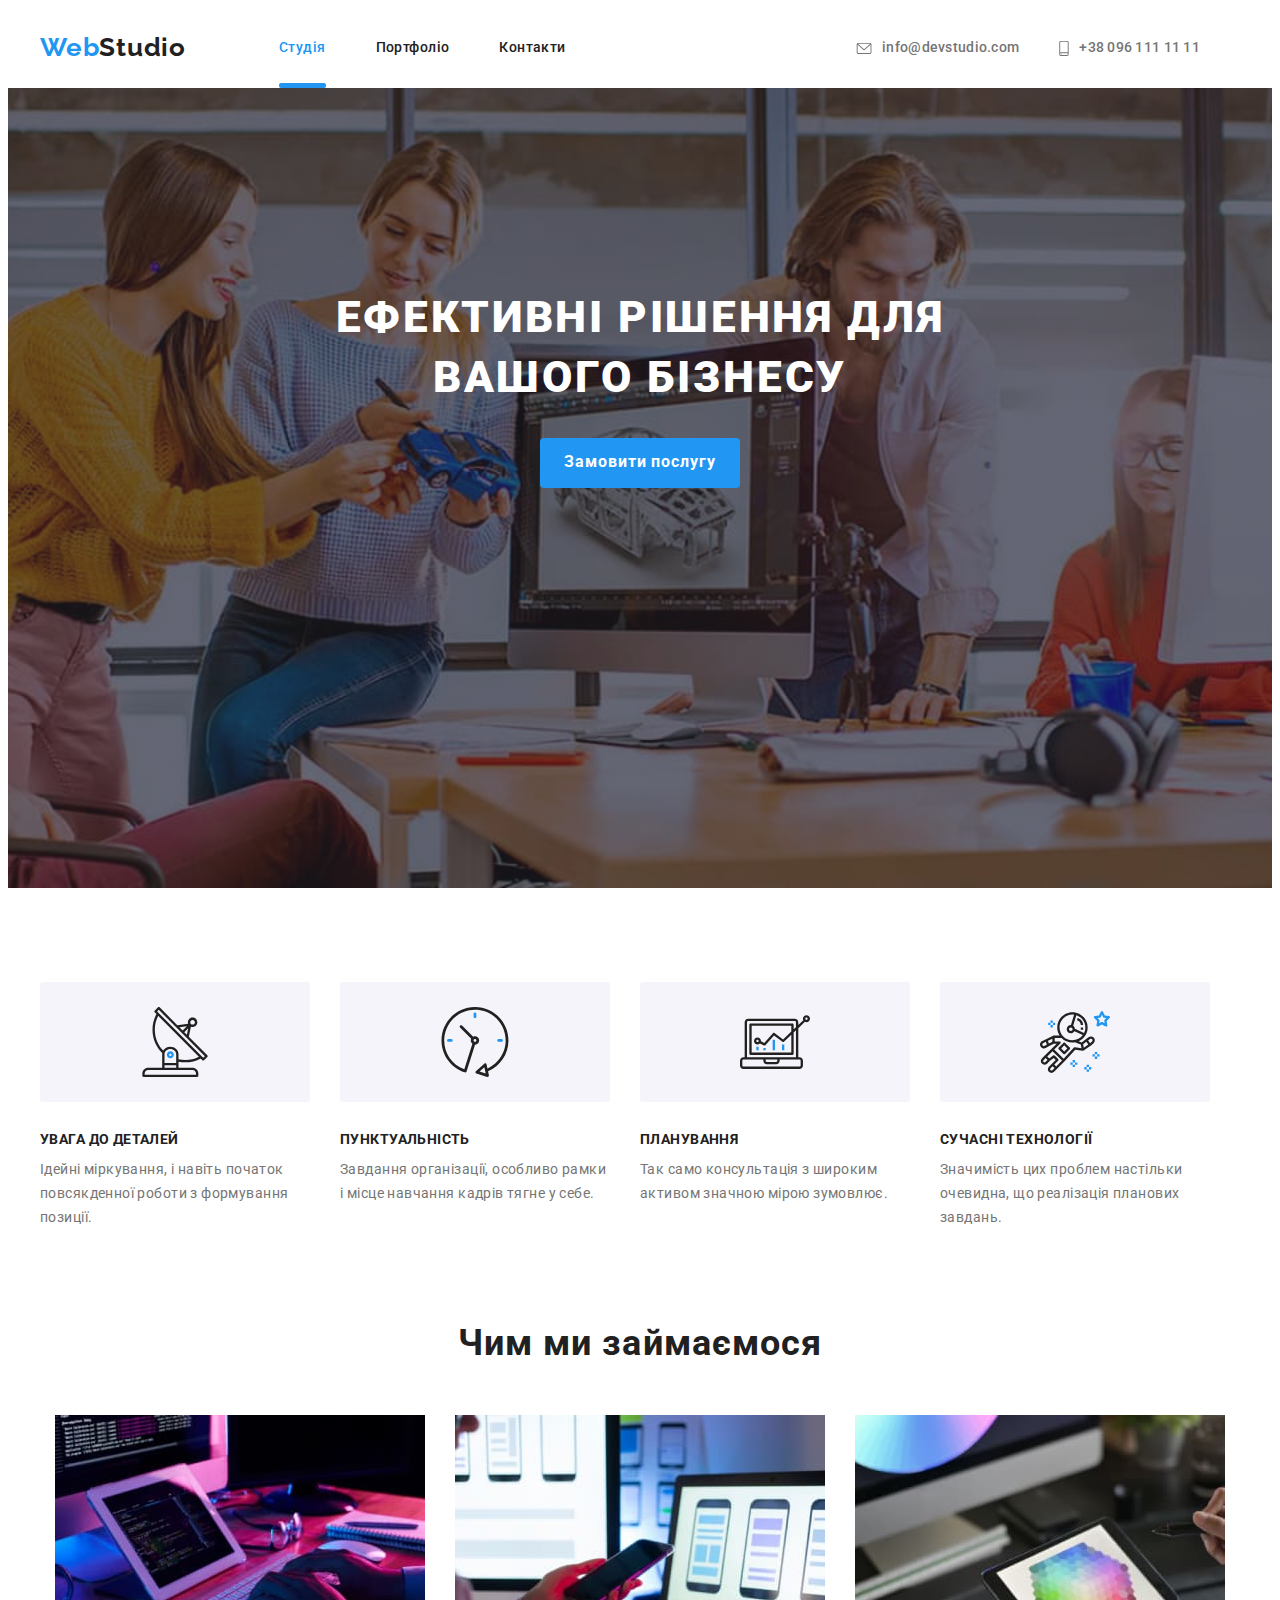
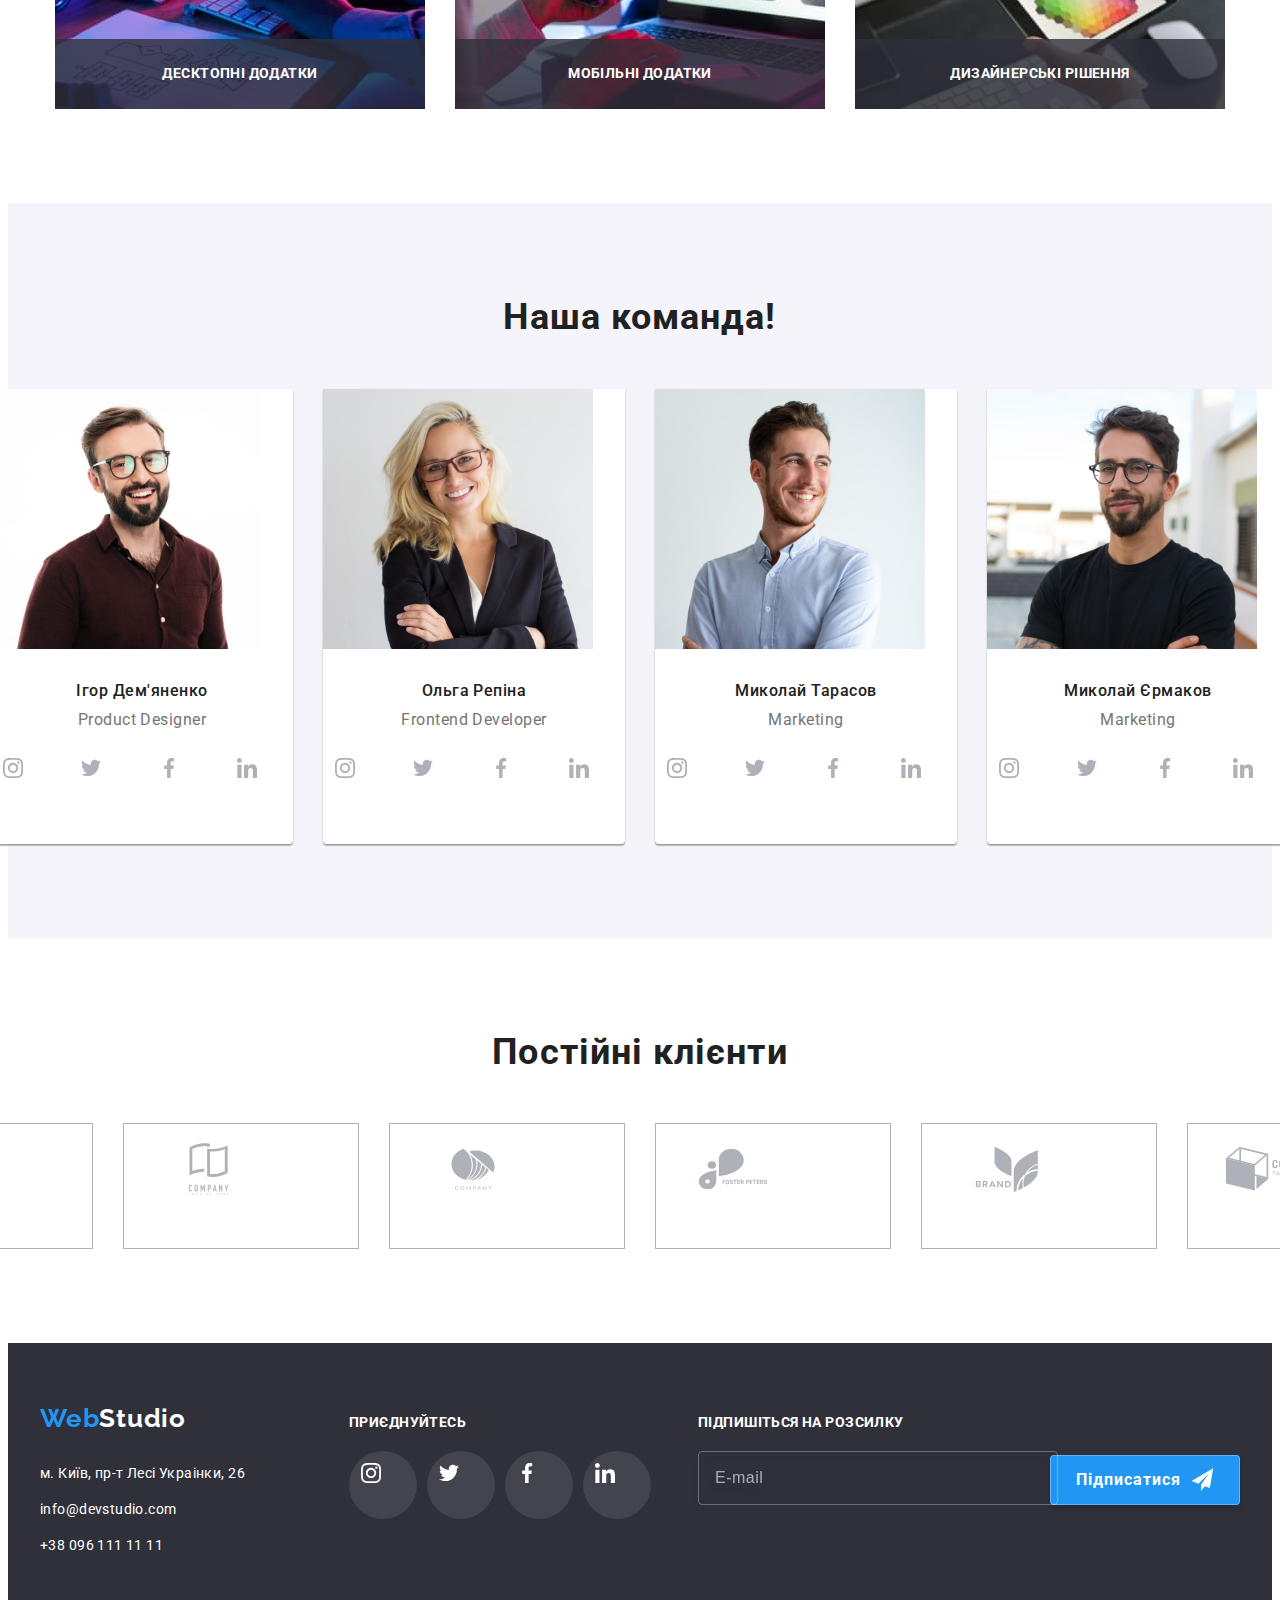
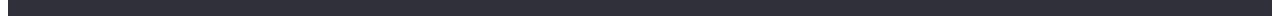
<file: index.html>
<!DOCTYPE html>
<html lang="uk">

<head>
  <meta charset="UTF-8" />
  <meta http-equiv="X-UA-Compatible" content="IE=edge" />
  <meta name="viewport" content="width=device-width, initial-scale=1.0" />
  <title>Document</title>
  <link href="https://fonts.googleapis.com/css2?family=Raleway:wght@700&family=Roboto:wght@400;500;700;900&display=swap"
    rel="stylesheet">
  <link rel="stylesheet" href="https://cdnjs.cloudflare.com/ajax/libs/modern-normalize/1.1.0/modern-normalize.min.css"
    integrity="sha512-wpPYUAdjBVSE4KJnH1VR1HeZfpl1ub8YT/NKx4PuQ5NmX2tKuGu6U/JRp5y+Y8XG2tV+wKQpNHVUX03MfMFn9Q=="
    crossorigin="anonymous" referrerpolicy="no-referrer" />
  <link rel="stylesheet" href="./css/styles.css" />
</head>

<body class="body">

  <header class="hdr">
    <div class="container">
      <nav class="navigation">
        <a href="./index.html" class="header-logo">Web<span class="header-logo-sp">Studio</span></a>
        <ul class="nav-list">
          <li class="nav-list-item"><a class="site-nav site-nav-act" href="./index.html">Студія</a></li>
          <li class="nav-list-item"><a class="site-nav" href="./portfolio.html">Портфоліо</a></li>
          <li class="nav-list-item"><a class="site-nav" href="#">Контакти</a></li>
        </ul>
      </nav>
      <ul class="address-list">
        <li class="address-list-item">
          <a href="mailto:info@devstudio.com" class="link-page-mail">
            <svg class="address-mail">
              <use href="./images/symbol-defs.svg#icon-mail"></use>
            </svg>
            info@devstudio.com
          </a>
        </li>
        <li class="address-list-item">

          <a href="tel:+380961111111" class="link-page-tel">
            <svg class="address-tel">
              <use href="./images/symbol-defs.svg#icon-smartphone"></use>
            </svg>
            +38 096 111 11 11
          </a>

        </li>
      </ul>
    </div>
  </header>
  <main>
    <!--Herro-->
    <section class="main-section">
      <div class="container">
        <h1 class="main-title">Ефективні рішення для вашого бізнесу</h1>
        <button data-modal-open class="main-button" type="button">Замовити послугу</button>
      </div>
    </section>
    <!--Особливості-->
    <section class="section features-section">
      <div class="container">
        <h2 class="visually-hidden">Особливості</h2>
        <ul class="features">
          <li class="features-item">
            <div class="features-thumb">
              <svg class="icon-thumb">
                <use href="./images/symbol-defs.svg#icon-antenna"></use>
              </svg>
            </div>
            <h3 class="features-title-h3">УВАГА ДО ДЕТАЛЕЙ</h3>
            <p class="features-text">
              Ідейні міркування, і навіть початок повсякденної роботи з
              формування позиції.
            </p>
          </li>
          <li class="features-item">
            <div class="features-thumb">
              <svg class="icon-thumb">
                <use href="./images/symbol-defs.svg#icon-clock"></use>
              </svg>
            </div>
            <h3 class="features-title-h3">ПУНКТУАЛЬНІСТЬ</h3>
            <p class="features-text">
              Завдання організації, особливо рамки і місце навчання кадрів тягне
              у себе.
            </p>
          </li>
          <li class="features-item">
            <div class="features-thumb">
              <svg class="icon-thumb">
                <use href="./images/symbol-defs.svg#icon-diagrama"></use>
              </svg>
            </div>
            <h3 class="features-title-h3">ПЛАНУВАННЯ</h3>
            <p class="features-text">
              Так само консультація з широким активом значною мірою зумовлює.
            </p>
          </li>
          <li class="features-item">
            <div class="features-thumb">
              <svg class="icon-thumb">
                <use href="./images/symbol-defs.svg#icon-astronaut"></use>
              </svg>
            </div>
            <h3 class="features-title-h3">СУЧАСНІ ТЕХНОЛОГІЇ</h3>
            <p class="features-text">
              Значимість цих проблем настільки очевидна, що реалізація планових
              завдань.
            </p>
          </li>
        </ul>
      </div>
    </section>
    <!--чим ми займаємося-->
    <section class="section work-section">
      <div class="container">
        <h2 class="work-h2">Чим ми займаємося</h2>
        <ul class="work-content">
          <li class="work-item">
            <img class="work-img" src="images/desktop.jpg" alt="робочий стіл" width="370" />
            <div class="sub-work-item">ДЕСКТОПНІ ДОДАТКИ</div>
          </li>
          <li class="work-item">
            <img class="work-img" src="images/mobile.jpg" alt="телефони" width="370" />
            <div class="sub-work-item">МОБІЛЬНІ ДОДАТКИ</div>
          </li>
          <li class="work-item">
            <img class="work-img" src="images/tablet.jpg" alt="планшет" width="370" />
            <div class="sub-work-item">ДИЗАЙНЕРСЬКІ РІШЕННЯ</div>
          </li>
        </ul>
      </div>
    </section>
    <!--Наша команда-->
    <section class="section section-about-team">
      <div class="container">
        <h2 class="team-title">Наша команда!</h2>
        <ul class="team">
          <li class="team-list">
            <img src="images/igordemyanenko.jpg" alt="виробничий дизайнер" width="270" />
            <h3 class="team-name">Ігор Дем'яненко</h3>
            <p class="text-team">Product Designer</p>
            <ul class="icons-list">
              <li class="icons-item">
                <a href="" class="icons-link">
                  <svg class="icon">
                    <use href="./images/symbol-defs.svg#icon-instagram"></use>
                  </svg>
                </a>
              </li>
              <li class="icons-item">
                <a href="" class="icons-link">
                  <svg class="icon">
                    <use href="./images/symbol-defs.svg#icon-twitter"></use>
                  </svg>
                </a>
              </li>
              <li class="icons-item">
                <a href="" class="icons-link">
                  <svg class="icon">
                    <use href="./images/symbol-defs.svg#icon-facebook"></use>
                  </svg>
                </a>
              </li>
              <li class="icons-item">
                <a href="" class="icons-link">
                  <svg class="icon">
                    <use href="./images/symbol-defs.svg#icon-linkedin"></use>
                  </svg>
                </a>
              </li>
            </ul>
          </li>
          <li class="team-list">
            <img src="images/olgarepina.jpg" alt="розробка интерфейсу" width="270" />
            <h3 class="team-name">Ольга Репіна</h3>
            <p class="text-team">Frontend Developer</p>
            <ul class="icons-list">
              <li class="icons-item">
                <a href="" class="icons-link">
                  <svg class="icon">
                    <use href="./images/symbol-defs.svg#icon-instagram"></use>
                  </svg>
                </a>
              </li>
              <li class="icons-item">
                <a href="" class="icons-link">
                  <svg class="icon">
                    <use href="./images/symbol-defs.svg#icon-twitter"></use>
                  </svg>
                </a>
              </li>
              <li class="icons-item">
                <a href="" class="icons-link">
                  <svg class="icon">
                    <use href="./images/symbol-defs.svg#icon-facebook"></use>
                  </svg>
                </a>
              </li>
              <li class="icons-item">
                <a href="" class="icons-link">
                  <svg class="icon">
                    <use href="./images/symbol-defs.svg#icon-linkedin"></use>
                  </svg>
                </a>
              </li>
            </ul>
          </li>
          <li class="team-list">
            <img src="images/mikolaytarasov.jpg" alt="маркетинг" width="270" />
            <h3 class="team-name">Миколай Тарасов</h3>
            <p class="text-team">Marketing</p>
            <ul class="icons-list">
              <li class="icons-item">
                <a href="" class="icons-link">
                  <svg class="icon">
                    <use href="./images/symbol-defs.svg#icon-instagram"></use>
                  </svg>
                </a>
              </li>
              <li class="icons-item">
                <a href="" class="icons-link">
                  <svg class="icon">
                    <use href="./images/symbol-defs.svg#icon-twitter"></use>
                  </svg>
                </a>
              </li>
              <li class="icons-item">
                <a href="" class="icons-link">
                  <svg class="icon">
                    <use href="./images/symbol-defs.svg#icon-facebook"></use>
                  </svg>
                </a>
              </li>
              <li class="icons-item">
                <a href="" class="icons-link">
                  <svg class="icon">
                    <use href="./images/symbol-defs.svg#icon-linkedin"></use>
                  </svg>
                </a>
              </li>
            </ul>
          </li>
          <li class="team-list">
            <img src="images/mikolayyermakov.jpg" alt="дизайнер интерфейсів" width="270" />
            <h3 class="team-name">Миколай Єрмаков</h3>
            <p class="text-team">Marketing</p>
            <ul class="icons-list">
              <li class="icons-item">
                <a href="" class="icons-link">
                  <svg class="icon">
                    <use href="./images/symbol-defs.svg#icon-instagram"></use>
                  </svg>
                </a>
              </li>
              <li class="icons-item">
                <a href="" class="icons-link">
                  <svg class="icon">
                    <use href="./images/symbol-defs.svg#icon-twitter"></use>
                  </svg>
                </a>
              </li>
              <li class="icons-item">
                <a href="" class="icons-link">
                  <svg class="icon">
                    <use href="./images/symbol-defs.svg#icon-facebook"></use>
                  </svg>
                </a>
              </li>
              <li class="icons-item">
                <a href="" class="icons-link">
                  <svg class="icon">
                    <use href="./images/symbol-defs.svg#icon-linkedin"></use>
                  </svg>
                </a>
              </li>
            </ul>
          </li>
        </ul>
      </div>
    </section>

    <section class="regular-customers">
      <div class="container">
        <h2 class="title-customers">Постійні клієнти</h2>
        <ul class="list-customers">
          <li class="list-item-customers">
            <a href="" class="link-customers">
              <svg class="logo-customers">
                <use href="./images/symbol-defs.svg#icon-logo-ya"></use>
              </svg>
            </a>
          </li>
          <li class="list-item-customers">
            <a href="" class="link-customers">
              <svg class="logo-customers">
                <use href="./images/symbol-defs.svg#icon-logo-company-here"></use>
              </svg>
            </a>
          </li>
          <li class="list-item-customers">
            <a href="" class="link-customers">
              <svg class="logo-customers">
                <use href="./images/symbol-defs.svg#icon-logo-company"></use>
              </svg>
            </a>
          </li>
          <li class="list-item-customers">
            <a href="" class="link-customers">
              <svg class="logo-customers">
                <use href="./images/symbol-defs.svg#icon-logo-foster"></use>
              </svg>
            </a>
          </li>
          <li class="list-item-customers">
            <a href="" class="link-customers">
              <svg class="logo-customers">
                <use href="./images/symbol-defs.svg#icon-logo-brand"></use>
              </svg>
            </a>
          </li>
          <li class="list-item-customers">
            <a href="" class="link-customers">
              <svg class="logo-customers">
                <use href="./images/symbol-defs.svg#icon-logo-compani-tag-line"></use>
              </svg>
            </a>
          </li>
        </ul>

      </div>

    </section>
  </main>

  <footer class="footer-section">
    <div class="container">
      <div class="address-block">
        <a href="./index.html" class="header-logo">Web<span class="header-logo-footer">Studio</span></a>
        <address class="address-ftr">
          <ul class="link-bottom footer-style">
            <li class="link-bottom-item"><a href="https://goo.gl/maps/CPtrU1FHBa2aNyZL9" class="site-nav"
                target="_blank" rel="noopener noreferrer nofollow">
                м. Київ, пр-т Лесі Украінки, 26</a>
            </li>
            <li class="link-bottom-item">
              <a href="mailto:info@devstudio.com" class="site-nav">info@devstudio.com</a>
            </li>
            <li class="link-bottom-item">
              <a href="tel:+380961111111" class="site-nav">+38 096 111 11 11</a>
            </li>
          </ul>
        </address>
      </div>
      <div class="footer-icons">
        <p class="footer-icons-title">приєднуйтесь</p>
        <ul class="footer-icons-list">
          <li class="icons-item">
            <a href="" class="icons-link">
              <svg class="icon">
                <use href="./images/symbol-defs.svg#icon-instagram"></use>
              </svg>
            </a>
          </li>
          <li class="icons-item">
            <a href="" class="icons-link">
              <svg class="icon">
                <use href="./images/symbol-defs.svg#icon-twitter"></use>
              </svg>
            </a>
          </li>
          <li class="icons-item">
            <a href="" class="icons-link">
              <svg class="icon">
                <use href="./images/symbol-defs.svg#icon-facebook"></use>
              </svg>
            </a>
          </li>
          <li class="icons-item">
            <a href="" class="icons-link">
              <svg class="icon">
                <use href="./images/symbol-defs.svg#icon-linkedin"></use>
              </svg>
            </a>
          </li>
        </ul>
      </div>
      <form class="form-subscribe-footer">
      <div class="form-subscribe">
        <label class="form-label-footer">Підпишіться на розсилку</label>        
        <input type="email" class="form-input-footer" name="subscribe" placeholder="E-mail">
      </div>       
        <button class="form-button-footer" type="submit">
          Підписатися
          <svg class="icon-button-footer" width="23" height="24">
            <use href="./images/symbol-defs.svg#icon-plane"></use>
          </svg>
        </button>        
      </form>
    </div>
  </footer>
  <div data-modal class="backdrop is-hidden">
    <div class="modal">
      <button data-modal-close class="main-close-btn">
        <svg class="close-btn">
          <use href="./images/symbol-defs.svg#close-btn"></use>
        </svg>
      </button>
      <form class="form">
      <p class="modal-heading">Залиште свої дані, ми вам передзвонимо</p>
      
        <div class="form-field">
          <label for="name" class="form-label">Ім'я</label>
          <input type="text" name="name" id="name" class="form-input">
          <svg class="icon-form-input" width="18" height="18">
            <use href="./images/symbol-defs.svg#icon-person"></use>
          </svg>
        </div>
        <div class="form-field">
          <label for="tel" class="form-label">Телефон</label>
          <input type="text" id="tel" class="form-input">
          <svg class="icon-form-input" width="18" height="18">
            <use href="./images/symbol-defs.svg#icon-modal-tel"></use>
          </svg>
        </div>
        <div class="form-field">
          <label for="mail" class="form-label">Пошта</label>
          <input type="text" class="form-input" id="mail">
          <svg class="icon-form-input" width="18" height="18">
            <use href="./images/symbol-defs.svg#icon-modal-email"></use>
          </svg>
        </div>

        <div class="form-field">
          <label for="comment" class="form-label">Коментар</label>
          <textarea name="comment" id="comment" rows="7" placeholder="Введіть текст"></textarea>
        </div>
        <div>
          <label for="policy" class="form-checkbox">
            <input class="form-policy" type="checkbox" name="policy" id="policy">
            <svg class="checkbox-icon" width="16" height="15">
              <use href="./images/symbol-defs.svg#icon-check"></use>
            </svg>
            <span class="checkbox-text">Погоджуюся з розсилкою та приймаю
              <a class="form-terms" href="">Умови договору</a>
            </span>
          </label>
        </div>
        <button class="btn-submit" type="submit">Відправити</button>
      </form>
    </div>
  </div>
  <script src="./js/modal.js"></script>
</body>

</html>
</file>
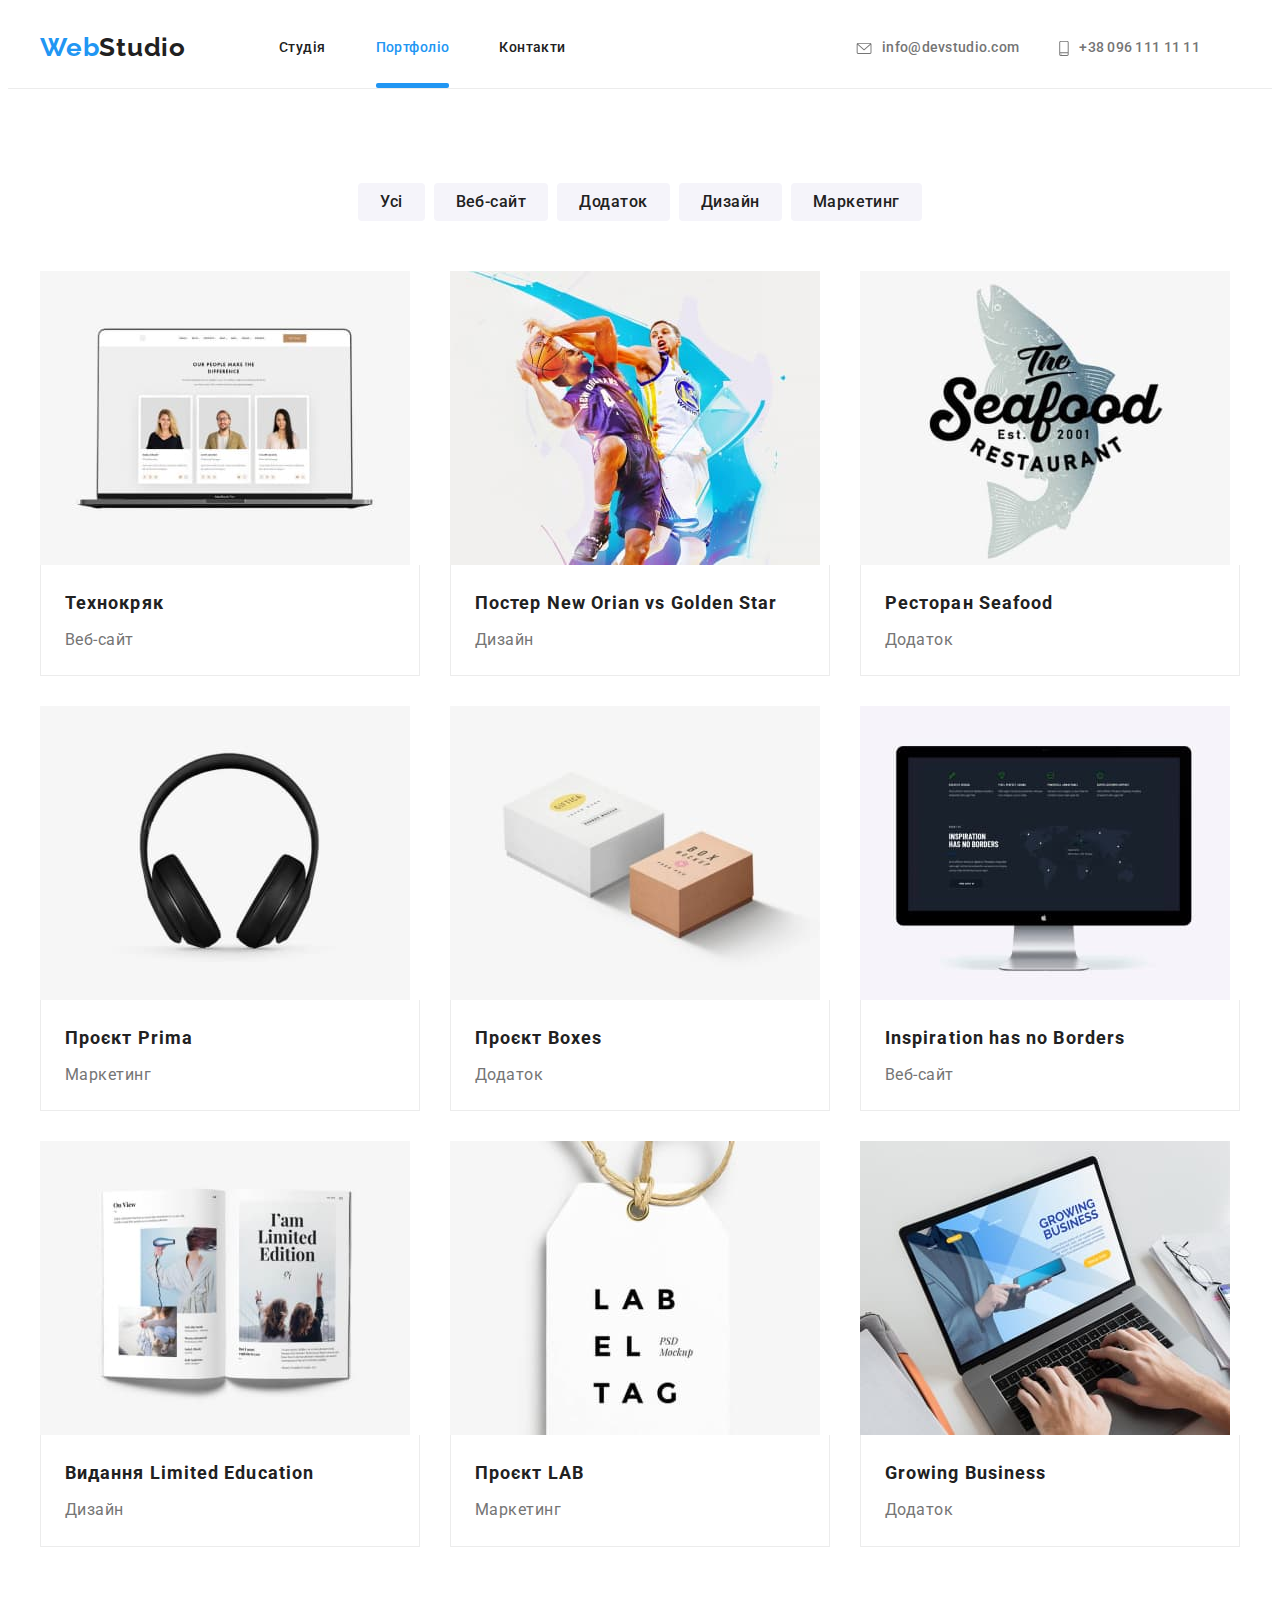
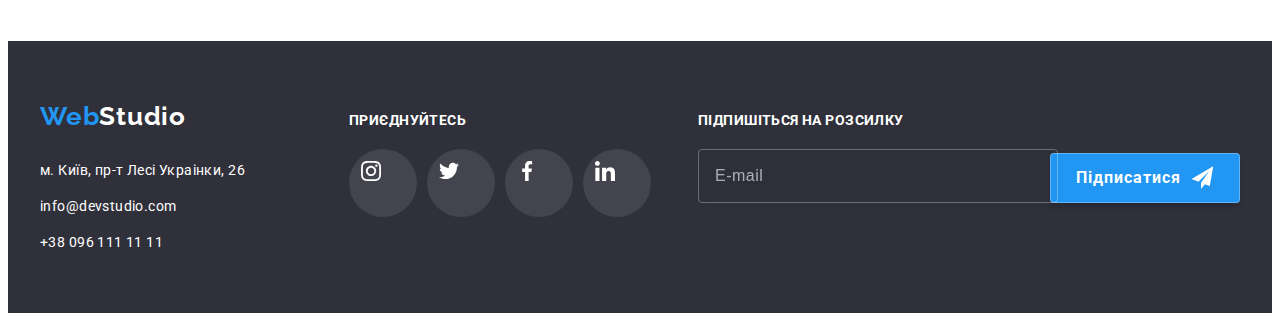
<file: portfolio.html>
<!DOCTYPE html>
<html lang="uk">

<head>
    <meta charset="UTF-8">
    <meta http-equiv="X-UA-Compatible" content="IE=edge">
    <meta name="viewport" content="width=device-width, initial-scale=1.0">
    <title>Document</title>
    <link
        href="https://fonts.googleapis.com/css2?family=Raleway:wght@700&family=Roboto:wght@400;500;700;900&display=swap"
        rel="stylesheet">
    <link rel="stylesheet" href="https://cdnjs.cloudflare.com/ajax/libs/modern-normalize/1.1.0/modern-normalize.min.css"
        integrity="sha512-wpPYUAdjBVSE4KJnH1VR1HeZfpl1ub8YT/NKx4PuQ5NmX2tKuGu6U/JRp5y+Y8XG2tV+wKQpNHVUX03MfMFn9Q=="
        crossorigin="anonymous" referrerpolicy="no-referrer" />
    <link rel="stylesheet" href="./css/styles.css">
</head>
<!--Портфолио-->

<body class="content-body">
    <header class="hdr bottom-line">
        <div class="container">
            <nav class="navigation">
                <a href="./index.html" class="header-logo">Web<span class="header-logo-sp">Studio</span></a>
                <ul class="nav-list">
                    <li class="nav-list-item"><a class="site-nav" href="./index.html">Студія</a></li>
                    <li class="nav-list-item"><a class="site-nav site-nav-act" href="./portfolio.html">Портфоліо</a>
                    </li>
                    <li class="nav-list-item"><a class="site-nav" href="#">Контакти</a></li>
                </ul>
            </nav>
            <!-- Посилання на тел.номер-->
            <ul class="address-list">
                <li class="address-list-item">
                    <a href="mailto:info@devstudio.com" class="link-page-mail">
                        <svg class="address-mail">
                            <use href="./images/symbol-defs.svg#icon-mail"></use>
                        </svg>
                        info@devstudio.com
                    </a>
                </li>
                <li class="address-list-item">

                    <a href="tel:+380961111111" class="link-page-tel">
                        <svg class="address-tel">
                            <use href="./images/symbol-defs.svg#icon-smartphone"></use>
                        </svg>
                        +38 096 111 11 11
                    </a>

                </li>
            </ul>
        </div>
    </header>
    <!--Projects-->
    <main>
        <section class="section">
            <div class="container">
                <h1 class="visually-hidden">about work</h1>
                <ul class="list-btn">
                    <li class="list-btn-item"><button type="button" class="button-filtr">Усі</button></li>
                    <li class="list-btn-item"><button type="button" class="button-filtr">Веб-сайт</button></li>
                    <li class="list-btn-item"><button type="button" class="button-filtr">Додаток</button></li>
                    <li class="list-btn-item"><button type="button" class="button-filtr">Дизайн</button></li>
                    <li class="list-btn-item"><button type="button" class="button-filtr">Маркетинг</button></li>
                </ul>
                <ul class="page-styles">
                    <li class="page-wrap">
                        <a href="" class="page-wrap-link">
                            <div class="img-block-tr">
                            <img src="images/img-tehnokr.jpg" alt="технокр" class="img-block" width="370">
                            </div>
                            <div class="titles">
                                <h2 class="title-block">Технокряк</h2>
                                <p class="text-block">Веб-сайт</p>
                            </div>
                        </a>

                    </li>
                    <li class="page-wrap">
                        <a href="" class="page-wrap-link">
                            <div class="img-block-tr">
                            <img src="images/img-basket.jpg" alt="корзина" class="img-block" width="370">
                            </div>
                            <div class="titles">
                                <h2 class="title-block">Постер New Orian vs Golden Star</h2>
                                <p class="text-block">Дизайн</p>
                            </div>
                        </a>

                    </li>
                    <li class="page-wrap">
                        <a href="" class="page-wrap-link">
                            <div class="img-block-tr">
                            <img src="images/img-seafood.jpg" alt="рибний ресторан" class="img-block" width="370">
                            </div>
                            <div class="titles">
                                <h2 class="title-block">Ресторан Seafood</h2>
                                <p class="text-block">Додаток</p>
                            </div>
                        </a>

                    </li>
                    <li class="page-wrap">
                        <a href="" class="page-wrap-link">
                            <div class="img-block-tr">
                            <img src="images/img-earphones.jpg" alt="навушники" class="img-block" width="370">
                            </div>
                            <div class="titles">
                                <h2 class="title-block">Проєкт Prima</h2>
                                <p class="text-block">Маркетинг</p>
                            </div>
                        </a>

                    </li>
                    <li class="page-wrap">
                        <a href="" class="page-wrap-link">
                            <div class="img-block-tr">
                            <img src="images/img-box.jpg" alt="коробки" class="img-block" width="370">
                            </div>
                            <div class="titles">
                                <h2 class="title-block">Проєкт Boxes</h2>
                                <p class="text-block">Додаток</p>
                            </div>
                        </a>
                    </li>
                    <li class="page-wrap">
                        <a href="" class="page-wrap-link">
                            <div class="img-block-tr">
                            <img src="images/img-monitor.jpg" alt="екран" class="img-block" width="370">
                            </div>
                            <div class="titles">
                                <h2 class="title-block">Inspiration has no Borders</h2>
                                <p class="text-block">Веб-сайт</p>
                            </div>
                        </a>
                    </li>
                    <li class="page-wrap">
                        <a href="" class="page-wrap-link">
                            <div class="img-block-tr">
                            <img src="images/img-magazine.jpg" alt="журнал" class="img-block" width="370">
                            </div>
                            <div class="titles">
                                <h2 class="title-block">Видання Limited Education</h2>
                                <p class="text-block">Дизайн</p>
                            </div>
                        </a>

                    </li>
                    <li class="page-wrap">
                        <a href="" class="page-wrap-link">
                            <div class="img-block-tr">
                            <img src="images/img-label.jpg" alt="етикетка" class="img-block" width="370">
                            </div>
                            <div class="titles">
                                <h2 class="title-block">Проєкт LAB</h2>
                                <p class="text-block">Маркетинг</p>
                            </div>
                        </a>

                    </li>
                    <li class="page-wrap">
                        <a href="" class="page-wrap-link">
                            <div class="img-block-tr">
                            <img src="images/img-business.jpg" alt="бизнес" class="img-block" width="370">
                            </div>
                            <div class="titles">
                                <h2 class="title-block">Growing Business</h2>
                                <p class="text-block">Додаток</p>
                            </div>
                        </a>

                    </li>
                </ul>
            </div>
        </section>

    </main>
<footer class="footer-section">
    <div class="container">
        <div class="address-block">
            <a href="./index.html" class="header-logo">Web<span class="header-logo-footer">Studio</span></a>
            <address class="address-ftr">
                <ul class="link-bottom footer-style">
                    <li class="link-bottom-item"><a href="https://goo.gl/maps/CPtrU1FHBa2aNyZL9" class="site-nav"
                            target="_blank" rel="noopener noreferrer nofollow">
                            м. Київ, пр-т Лесі Украінки, 26</a>
                    </li>
                    <li class="link-bottom-item">
                        <a href="mailto:info@devstudio.com" class="site-nav">info@devstudio.com</a>
                    </li>
                    <li class="link-bottom-item">
                        <a href="tel:+380961111111" class="site-nav">+38 096 111 11 11</a>
                    </li>
                </ul>
            </address>
        </div>
        <div class="footer-icons">
            <p class="footer-icons-title">приєднуйтесь</p>
            <ul class="footer-icons-list">
                <li class="icons-item">
                    <a href="" class="icons-link">
                        <svg class="icon">
                            <use href="./images/symbol-defs.svg#icon-instagram"></use>
                        </svg>
                    </a>
                </li>
                <li class="icons-item">
                    <a href="" class="icons-link">
                        <svg class="icon">
                            <use href="./images/symbol-defs.svg#icon-twitter"></use>
                        </svg>
                    </a>
                </li>
                <li class="icons-item">
                    <a href="" class="icons-link">
                        <svg class="icon">
                            <use href="./images/symbol-defs.svg#icon-facebook"></use>
                        </svg>
                    </a>
                </li>
                <li class="icons-item">
                    <a href="" class="icons-link">
                        <svg class="icon">
                            <use href="./images/symbol-defs.svg#icon-linkedin"></use>
                        </svg>
                    </a>
                </li>
            </ul>
        </div>
        <form class="form-subscribe-footer">
            <div class="form-subscribe">
                <label class="form-label-footer">Підпишіться на розсилку</label>
                <input type="email" class="form-input-footer" name="subscribe" placeholder="E-mail">
            </div>
            <button class="form-button-footer" type="submit">
                Підписатися
                <svg class="icon-button-footer" width="23" height="24">
                    <use href="./images/symbol-defs.svg#icon-plane"></use>
                </svg>
            </button>
        </form>
    </div>
</footer>



</body>

</html>
</file>
<file: css/styles.css>
body {
  font-size: 14px;
  letter-spacing: 0.03em;
  font-family: "Roboto", sans-serif;  
  background: white;  
}
a {
  text-decoration: none;
}
:root{
  --primary-text-color: #212121;
  --primary-white-color: white;
  --accent-color: #2196f3;
}
.container { 
   
    width: 1200px;    
    margin: 0px auto;
    padding: 0px 15px;
    /* outline: 2px solid red;  */
}
p,h1,h2,h3,h4,h5,h6 {
  margin: 0px;
}
ul,ol {
  margin:0px;
  padding-left: 0px;
}
button {
  cursor: pointer;
}
.section{ 
  padding-top: 94px;
  padding-bottom: 94px;
}
.navigation{
  display: flex;
  align-items: center;

}
header .container{
  display: flex;
 
}

.header-logo {
  font-family: "Raleway";
  font-weight: 700;
  font-size: 26px;
  line-height: 1.2;
  letter-spacing: 0.03em;
  text-decoration: none; 
  margin-right: 93px;
}
.header-logo-sp{
color: #212121;
}
a.header-logo {
  color: var(--accent-color);
}
.header-logo {
  color: black;

}
.nav-list{
  list-style: none;
  display: flex;
}
.nav-list-item:not(:last-child){
  margin-right: 50px;
}
.nav-list-item{
  position: relative;
  display: block;
  text-decoration:none;  
}
.nav-list-item::after{
content: '';
  position: absolute;
  left: 0;
  bottom: 0;
  display: block;
  width: 100%;
  height: 5px;
  border-radius: 2px;
  background-color: var(--accent-color);
  opacity: 0;
  transition: opacity 250ms cubic-bezier(0.4, 0, 0.2, 1);
}
.nav-list-item .nav-list-item:hover::after ,
.nav-list-item .nav-list-item:focus::after{ 
   
  opacity: 1;
  transition: opacity 250ms cubic-bezier(0.4, 0, 0.2, 1);
}

.nav-list .site-nav{
  display: block;
  padding-top: 32px;
  padding-bottom: 32px;
}
.address-list{
  list-style: none;
  display: flex;
  align-items: center;
  margin-left:auto ;
}

.site-nav {
  font-weight: 500;
  font-size: 14px;
  line-height: 1.14;
  letter-spacing: 0.03em;
  color: #212121;
  text-decoration: none; 
transition: color 250ms cubic-bezier(0.4, 0, 0.2, 1);
}
.site-nav:hover,
.site-nav:focus, 
.site-nav-act{
  color: var(--accent-color);
  transition: color 250ms cubic-bezier(0.4, 0, 0.2, 1);
}
.site-nav-act::after{
content: '';
  position: absolute;
  left: 0;
  bottom: 0;
  display: block;
  width: 100%;
  height: 5px;
  border-radius: 2px;
  background-color: var(--accent-color);  
 
}

.link-page-mail,
.link-page-tel{
  position: relative;
  padding-right: 40px;
  padding-top: 32px;
    padding-bottom: 32px;
}
a.link-page-tel,
a.link-page-mail {
  display:flex;
  align-items: center;
  font-weight: 500;
  font-size: 14px;
  line-height: 1.14;
  letter-spacing: 0.02em;
  color: currentColor;
  text-decoration: none;
}
.address-list-item{
  color: #757575;
  fill: #757575;
  transition: color 250ms cubic-bezier(0.4, 0, 0.2, 1), fill 250ms cubic-bezier(0.4, 0, 0.2, 1);
}
.address-list-item:hover,
.address-list-item:focus{
  color: var(--accent-color);
  fill: var(--accent-color);
  transition: color 250ms cubic-bezier(0.4, 0, 0.2, 1), fill 250ms cubic-bezier(0.4, 0, 0.2, 1);
}

.address-mail{
  width: 16px;
  height: 12px;
  margin-right: 10px; 
}
.address-tel{
  width: 10px;
  height: 16px;
  margin-right: 10px;
}
.main-section {
  background: #2f303a;
  display: block; 
  text-align: center;
  padding-top: 200px;
  max-width: 1600px;
    height: 600px;
    margin-left: auto;
    margin-right: auto;
    background-image:
        linear-gradient(to right,
          rgba(47, 48, 58, 0.4),
          rgba(47, 48, 58, 0.4)),
    
        url(../images/Img\ fon\ \(1\).jpg);
      background-size: cover;
      background-position: center;  
}
.main-title { 
  width: 696px;
  font-weight: 900;
  font-size: 44px;
  line-height: 1.36;
  text-align: center;
  display: block;  
  letter-spacing: 0.06em; 
  display: block;
  text-transform: uppercase;
  color: var(--primary-white-color); 
  margin-bottom: 30px;
  margin-left: auto;
  margin-right: auto;  
}
.main-button {
  font-size: 16px;
  font-weight: 700;
  line-height: 1.9;
  min-width: 130px;
  display:inline-block; 
  text-align: center;   
  border-radius: 4px;  
  letter-spacing: 0.06em;
  color: white;
  background: #2196f3;
  font-family: inherit;
  width: 200px;
  height: 50px;
  border: none;
transition: background-color 250ms cubic-bezier(0.4, 0, 0.2, 1);
}
.main-button:hover,
.main-button:focus{
  background-color: #188CE8;
  transition:  background-color 250ms cubic-bezier(0.4, 0, 0.2, 1);
}
.features-thumb{
  display: flex;
  justify-content: center;
  align-items: center;
  background-color:#F5F4FA;
  margin-bottom: 30px;
  border-radius: 3px;
  height: 120px; 
}
.icon-thumb{
  width: 70px;
  height: 70px;
}
.visually-hidden {
  position: absolute;  
  width: 1px;
  height: 1px;
  margin: 1px;
  border: 0px;
  padding: 0px;
  white-space: nowrap;
  clip-path: inset(100%);
  clip: rect(0000);
  overflow: hidden;  
}
.features {
display: flex;
  flex-wrap:wrap;
  
}
.features-item{
  list-style: none;
  width: 270px; 
}
.features-item:not(:last-child){
  margin-right: 30px;
}
.features-title-h3 {
  font-weight: 700;
  font-size: 14px;
  line-height: 1.14;
  letter-spacing: 0.03em;
  text-transform: uppercase;
  color: #212121;
  margin-bottom: 10px;
 
}
.features-text {  
  font-size: 14px;
  line-height: 1.7;
  letter-spacing: 0.03em;
  color: #757575;
}

.work-h2 {
  font-weight: 700;
  font-size: 36px;
  line-height: 1.16;
  text-align: center;
  letter-spacing: 0.03em;
  color: #212121;
  margin-bottom: 50px;
 
}
.work-content{
  list-style: none;
  display: flex;
  justify-content:center ;
}
.work-section{
  padding-top: 0;
}
.work-img{
  display: block;
  max-width: 100%;
  height: auto;
}
.img{
  display: block;
  max-width: 100%;
  height: auto;
}
.work-item:not(:last-child){
  margin-right: 30px;
}
.work-item{
  position: relative;
}

.sub-work-item{ 
  display: flex;
  justify-content: center;
  align-items: center;
  position: absolute;
 
  width: 370px;
  height: 70px;
  color: var(--primary-white-color);
  background: rgba(47, 48, 58, 0.8); 
  left:0;
  bottom: 0;   
  font-weight: 700;
  font-size: 14px;
  line-height: 1.14;
  text-align: center;
  letter-spacing: 0.03em;
  text-transform: uppercase;  
}
.section-about-team {
background: #F5F4FA;
}
.team-title {
  font-weight: 700 ;
  font-size: 36px;
  line-height: 1.16;
  text-align: center;
  letter-spacing: 0.03em;
  color: #212121;
  margin-bottom: 50px; 
}
.team{  
  list-style: none;
    display: flex;
    justify-content: center;
    
}
.team-list{
  box-shadow: 0px 1px 3px rgba(0, 0, 0, 0.12), 0px 1px 1px rgba(0, 0, 0, 0.14), 0px 2px 1px rgba(0, 0, 0, 0.2);
    border-radius: 0px 0px 4px 4px;
    padding-bottom: 30px;
    background-color: white;
}
.team-list:not(:last-child) {
  margin-right: 30px;
}
.team-name {
  font-weight: 500;
  font-size: 16px;
  line-height: 1.18;
  letter-spacing: 0.03em;
  color: #212121;
  margin-top: 30px;
  margin-bottom: 10px; 
  text-align: center;
}

.text-team { 
  font-size: 16px;
  line-height: 1.18;
  letter-spacing: 0.03em;
  color: #757575;
  text-align: center;
  margin-bottom: 16px;
}
.icons-list {
  list-style: none;
  display: flex;
  justify-content: center;
}

.icons-link {
  display: block;
  color: #AFB1B8;
  border-radius: 50%;
  width: 44px;
  height: 44px;
  padding: 12px;
  transition: color 250ms cubic-bezier(0.4, 0, 0.2, 1), background-color 250ms cubic-bezier(0.4, 0, 0.2, 1);
}

.icons-item:not(:last-child) {
  margin-right: 10px;
}

.icons-link:hover,
.icons-link:focus {
  color: #fff;
  background-color: var(--accent-color);
  transition: color 250ms cubic-bezier(0.4, 0, 0.2, 1), background-color 250ms cubic-bezier(0.4, 0, 0.2, 1);
}

.icon {
  width: 20px;
  height: 20px;
  fill: currentColor;
}

.title-customers{
  font-weight: 700;
    font-size: 36px;
    line-height: 1.16;
    text-align: center;
    letter-spacing: 0.03em;  
    color: #212121;
    margin-bottom: 50px;
   
}
.regular-customers{
  padding-top: 94px;
  padding-bottom: 94px;
}

.list-customers{
  display: flex;
  justify-content:center;
  list-style: none; 
}

.link-customers{
  display: block;
  width: 170px;
  height: 92px;
  border: 1px solid #AFB1B8;
  color: #AFB1B8;
  padding: 16px 32px;
transition: color 250ms cubic-bezier(0.4, 0, 0.2, 1), border-color 250ms cubic-bezier(0.4, 0, 0.2, 1);
}
.link-customers:hover,
.link-customers:focus {
  color: var(--accent-color);
  border: 1px solid var(--accent-color);
  transition: color 250ms cubic-bezier(0.4, 0, 0.2, 1), border-color 250ms cubic-bezier(0.4, 0, 0.2, 1);
}
.logo-customers{
  width: 106px;
  height: 60px;
  fill: currentColor;
}


.list-item-customers:not(:last-child) {
  margin-right: 30px;
}
.link-bottom{
  list-style: none;  
}
.address-ftr{
  margin-top: 28px;
}
.link-bottom a {
font-family: 'Roboto';
  font-style: normal;
  font-weight: 400;
  font-size: 14px;
  line-height: 1.5;
  letter-spacing: 0.03em;
  color:white;  
}
.link-bottom-item:not(:last-child){
margin-bottom: 15px;
}
.footer-section { 
  align-items: baseline;
  background: #2f303a;
  display: flex;
  padding-top: 60px;
  padding-bottom: 60px;  
  }
.footer-section a{
  cursor: default;
}
.footer-section .container {
  display: flex;
  align-items: baseline;
}
.address-block{
  margin-right: 70px;
}
   
.header-logo-footer {
  color: white;
}

.footer-icons-title{
  font-weight: 700;
    font-size: 14px;
    line-height: 1.14;
    letter-spacing: 0.03em;
    text-transform: uppercase;
    margin-bottom: 20px;  
    color: #FFFFFF;
}
.footer-icons-list {
  list-style: none;
  display: flex;
  justify-content: center;  
}

.footer-section .icons-link {
  color: #fff;
  background-color: #43444D;
  transition: color 250ms cubic-bezier(0.4, 0, 0.2, 1), background-color 250ms cubic-bezier(0.4, 0, 0.2, 1);
}
.footer-section .icons-item:not(:last-child){
  margin-right: 10px;
}
.footer-section .icons-link:hover,
.footer-section .icons-link:focus {
  color: #fff;
  background-color: var(--accent-color);
  transition: color 250ms cubic-bezier(0.4, 0, 0.2, 1), background-color 250ms cubic-bezier(0.4, 0, 0.2, 1);
}


/* <!--portfolio-- */
.list-btn{
  list-style: none;
  display: flex;
  justify-content: center;
}
.bottom-line{
border-bottom: 1px solid #ECECEC;
}
.page-styles {
  display: flex;
  flex-wrap: wrap;
  margin-top: -30px;
  margin-left: -30px;
  
}
.page-styles { 
  list-style: none;  
}
.page-wrap{
 flex-basis: calc(100%/3 - 30px);
  margin-top: 30px;
  margin-left: 30px;
}
.img-block{
  display: block;
}

.img-block-tr{
  position: relative;
  display: block;  
    overflow: hidden;    
}
.img-block-tr::after{
  position: absolute;
  font-family: 'Roboto';
  font-style: normal;
  font-weight: 400;
  font-size: 18px;
  line-height: 1.55;  
  letter-spacing: 0.03em;  
  color: #FFFFFF;
  padding: 63px 24px;   
  content: 'Ресурс пропонує комплексні пропозиції з різним рівнем функціоналу та сервісів. Все це дозволить відвідувачу отримати вичерпні відомості про компанію чи приватну особу.';  
  width: 370px;
  height: 294px;
  opacity: 0.8;
  background-color: var(--accent-color);
  top: 0;
  left: 0;
  transition: transform 250ms cubic-bezier(0.4, 0, 0.2, 1);
  transform: translateY(100%);

}
.page-wrap-link:focus .img-block-tr::after, 
.page-wrap-link:hover .img-block-tr::after{  
  transition: transform 250ms cubic-bezier(0.4, 0, 0.2, 1);
  transform: translateY(0);
}
.page-wrap-link{
  display: block;
}
.page-wrap-link:focus,
.page-wrap-link:hover{
  box-shadow: 0px 1px 1px rgba(0, 0, 0, 0.12), 0px 4px 4px rgba(0, 0, 0, 0.06), 1px 4px 6px rgba(0, 0, 0, 0.16);
}
.titles{
  padding: 20px 24px;
  border-bottom: 1px solid #ECECEC;
  border-left: 1px solid #ECECEC;
  border-right: 1px solid #ECECEC;
  
}
.page-wrap:nth-child(3n){
  margin-right: 0;
}
.button-filtr {
  font-weight: 500;
  font-size: 16px;
  line-height: 1.6;
  text-align: center;
  letter-spacing: 0.03em;
  color: #212121;
  background: #F5F4FA;
  cursor: pointer;
  border: none;
  font-family: inherit;
  border-radius: 4px;
  padding: 6px 22px;
  transition: color 250ms cubic-bezier(0.4, 0, 0.2, 1), background-color 250ms cubic-bezier(0.4, 0, 0.2, 1);
    
}
.list-btn{
  margin-bottom: 50px;
}
.list-btn-item:not(:last-child){
  margin-right: 9px;
}

.button-filtr:hover,
.button-filtr:focus
 {  
  color: #ffffff;
  background-color: #2196f3;
  transition: color 250ms cubic-bezier(0.4, 0, 0.2, 1), background-color 250ms cubic-bezier(0.4, 0, 0.2, 1);
  box-shadow: 0px 1px 1px rgba(0, 0, 0, 0.12), 0px 4px 4px rgba(0, 0, 0, 0.06), 1px 4px 6px rgba(0, 0, 0, 0.16);
}

.title-block {  
  font-weight: 700;
  font-size: 18px;
  line-height: 2;
  color: #212121;
  letter-spacing: 0.06em;
  margin-bottom: 4px;  
}
.text-block {
  font-weight: 400;
  font-size: 16px;
  line-height: 1.9;
  color: #757575;
  letter-spacing: 0.03em;  
}
/* Модальне вікно */

.backdrop{
  position: fixed;
  top: 0;
  left: 0;
  width: 100%;
  height: 100%;
  background-color: rgba(0, 0, 0, 0.2);
  opacity: 1;
  transition: opacity 250ms cubic-bezier(0.4, 0, 0.2, 1),
  visibility 250ms cubic-bezier(0.4, 0, 0.2, 1);
}
.backdrop.is-hidden{
  opacity: 0;
  pointer-events: none;
  transition: opacity 250ms cubic-bezier(0.4, 0, 0.2, 1);
}
.backdrop.is-hidden .modal{
  transform: translate(-50%, -50%) scale(0.9);
  transition: transform 250ms cubic-bezier(0.4, 0, 0.2, 1);
}
.modal{
  position: absolute;  
  width: 528px;
  height: 581px;
  left: 50%;
  top: 50%;
  transform: translate(-50%,-50%) scale(1);    
  background: #FFFFFF;
  box-shadow: 0px 1px 3px rgba(0, 0, 0, 0.12), 0px 1px 1px rgba(0, 0, 0, 0.14), 0px 2px 1px rgba(0, 0, 0, 0.2);
  border-radius: 4px;
  transition :  transform 250ms cubic-bezier(0.4, 0, 0.2, 1) ;
  padding: 40px;
}
.main-close-btn {
  position: absolute; 
  border-radius: 50%;
  border: 1px solid #757575;
  background-color: transparent;
  width: 30px;
  height: 30px;
  right: 8px;
  top: 8px;
  padding: 6px;
}

.close-btn {
  width: 18px;
  height: 18px;
}
.close-btn:focus,
.close-btn:hover {
  background-color: transparent;
  fill: var(--accent-color);

}
.form{
  width: 448px;
  height: 511px;
  margin-left:auto;
  margin-right: auto;  
}
.modal-heading{ 
  font-weight: 700;
  font-size: 20px;
  line-height: 1.15;
  text-align: center;
  letter-spacing: 0.03em;  
  color: #212121;
  height: 23px;
  margin-top: 0;
}
.form-field{ 
  display: flex;
  position: relative;
  flex-direction: column;
  margin-bottom: 10px; 
}

.form-label{
  margin-bottom: 4px;
  font-family: 'Roboto';
    font-style: normal;
    font-weight: 400;
    font-size: 12px;
    line-height: 1.16;  
    letter-spacing: 0.01em;  
    color: #757575;
}

.form-input{
display: block;
width: 100%;
height: 40px;
border: 1px solid rgba(33, 33, 33, 0.2);
border-radius: 4px;    
padding-left: 40px;
fill: #757575;
transition: fill 250ms cubic-bezier(0.4, 0, 0.2, 1);
}
.form-input:hover ~ .icon-form-input,
.form-input:focus ~ .icon-form-input{
  fill: var(--accent-color);
  transition: fill 250ms cubic-bezier(0.4, 0, 0.2, 1);
  
}
.icon-form-input {
  position: absolute;
  width: 18px;
  height: 18px;
  bottom: 12px;
  left: 15px;
}
.form-input:hover,
.form-input:focus,
.form-input:focus-visible,
textarea:focus,textarea:hover,textarea:focus-visible {
  border-color: var(--accent-color);
  outline: none;
  transition: border-color 250ms cubic-bezier(0.4, 0, 0.2, 1);
}
textarea{
  resize: none;
  border-radius: 4px; 
  transition: border-color 250ms cubic-bezier(0.4, 0, 0.2, 1);  
  border: 1px solid rgba(33, 33, 33, 0.2);
  fill: #757575;
  padding: 16px;
  
}
.comment{  
  margin-top: 10px;
  width: 100%;    
  border-color: 1px solid rgba(33, 33, 33, 0.2);  
  border-radius: 4px;
  padding-top: 12px;
  padding-bottom: 8px;
  padding-left: 16px;
  padding-right: 10px;  
}
.form-checkbox{
  display: flex;
  align-items: center;
  justify-content: center;
  margin-bottom: 30px;

}
.checkbox-text{
  cursor: pointer;
  font-weight: 400;
    font-size: 14px;
    line-height: 1.7;  
    letter-spacing: 0.03em;  
    color: #757575;
}
.checkbox-icon{
  margin-right: 7px;
  box-sizing: content-box;  
  fill: transparent;
  transition: fill 250ms cubic-bezier(0.4, 0, 0.2, 1);
  transition: border-color 250ms cubic-bezier(0.4, 0, 0.2, 1);
  border: 2px solid #212121;
  cursor: pointer;
  border-radius: 2px;
    
}
.form-policy:hover + .checkbox-icon,
.form-policy:focus + .checkbox-icon{
  
  transition: fill 250ms cubic-bezier(0.4, 0, 0.2, 1);
  border-color:var(--accent-color) ;
  transition: border-color 250ms cubic-bezier(0.4, 0, 0.2, 1);
}
.form-policy:checked + .checkbox-icon{
  background-color: var(--accent-color);
  transition: fill 250ms cubic-bezier(0.4, 0, 0.2, 1);
transition: background-color 250ms cubic-bezier(0.4, 0, 0.2, 1);
}

.form-policy{
  -webkit-appearance: none;
  -moz-appearance: none;
  appearance: none;
  position: absolute;
 
}
.form-terms{
  text-decoration: underline;
  color: var(--accent-color);

}
.btn-submit{
  background-color: var(--accent-color);
    display: flex; 
    justify-content: center;
    align-items: center;       
    letter-spacing: 0.06em;
    color: #FFFFFF;
    width: 200px;
    height: 50px;
    margin-left: auto;
    margin-right: auto;     
    border-color: var(--accent-color);
    border-radius: 4px;
    cursor: pointer;  
    font-weight: 700;
    font-size: 16px;
    line-height: 1.87; 
    transition: background-color 250ms cubic-bezier(0.4, 0, 0.2, 1);
    box-shadow: 0px 4px 4px rgba(0, 0, 0, 0.15);
}
.btn-submit:hover,
.btn-submit:focus{
  background-color: #188CE8;
  transition: background-color 250ms cubic-bezier(0.4, 0, 0.2, 1);
}

.form-subscribe-footer{ 
  display: flex;
  align-items: end;
  margin-left: auto;
}

.form-subscribe{
  width: 340px;
  
  margin-right: 12px;
}
.form-label-footer{ 
    display: block; 
    margin-bottom: 20px;
    font-family: 'Roboto';
    font-style: normal;
    font-weight: 700;
    font-size: 14px;
    line-height: 1.14;
    letter-spacing: 0.03em;
    text-transform: uppercase;  
    color: #FFFFFF;
}
.form-input-footer{
    width: 340px;
    height: 50px;   
    background-color: inherit;
    border: 1px solid rgba(255, 255, 255, 0.3);    
    filter: drop-shadow(0px 4px 4px rgba(0, 0, 0, 0.15));
    border-radius: 4px;
    margin-right: 12px;
    padding-left: 16px;
    color: #fff;
    font-weight: 400;
      font-size: 16px;
      line-height: 1.25;
      display: flex;
      align-items: center;
      letter-spacing: 0.03em;
}
.form-input-footer::placeholder{
  color: rgba(255, 255, 255, 0.6);
  font-weight: 400;
    font-size: 16px;
    line-height: 1.25;
    display: flex;
    align-items: center;
    letter-spacing: 0.03em;
}

.form-button-footer{
    width: 190px;
    height: 50px;
    font-family: 'Roboto';
    font-style: normal;
    font-weight: 700;
    font-size: 16px;
    line-height: 1.9;  
    display: flex;
    align-items: center; 
    justify-content: center;   
    letter-spacing: 0.06em;
    border: 1px solid rgba(255, 255, 255, 0.3);
    border-radius: 4px; 
    box-shadow: 0px 4px 4px rgba(0, 0, 0, 0.15);
    color: #FFFFFF;
    background-color: var(--accent-color);
    transition: background-color 250ms cubic-bezier(0.4, 0, 0.2, 1);
}
.form-button-footer:hover,
.form-button-footer:focus{
  background-color: #188CE8;
  transition: background-color 250ms cubic-bezier(0.4, 0, 0.2, 1);
}

.icon-button-footer{
   fill: #FFFFFF;
   margin-left: 10px;

}
</file>
